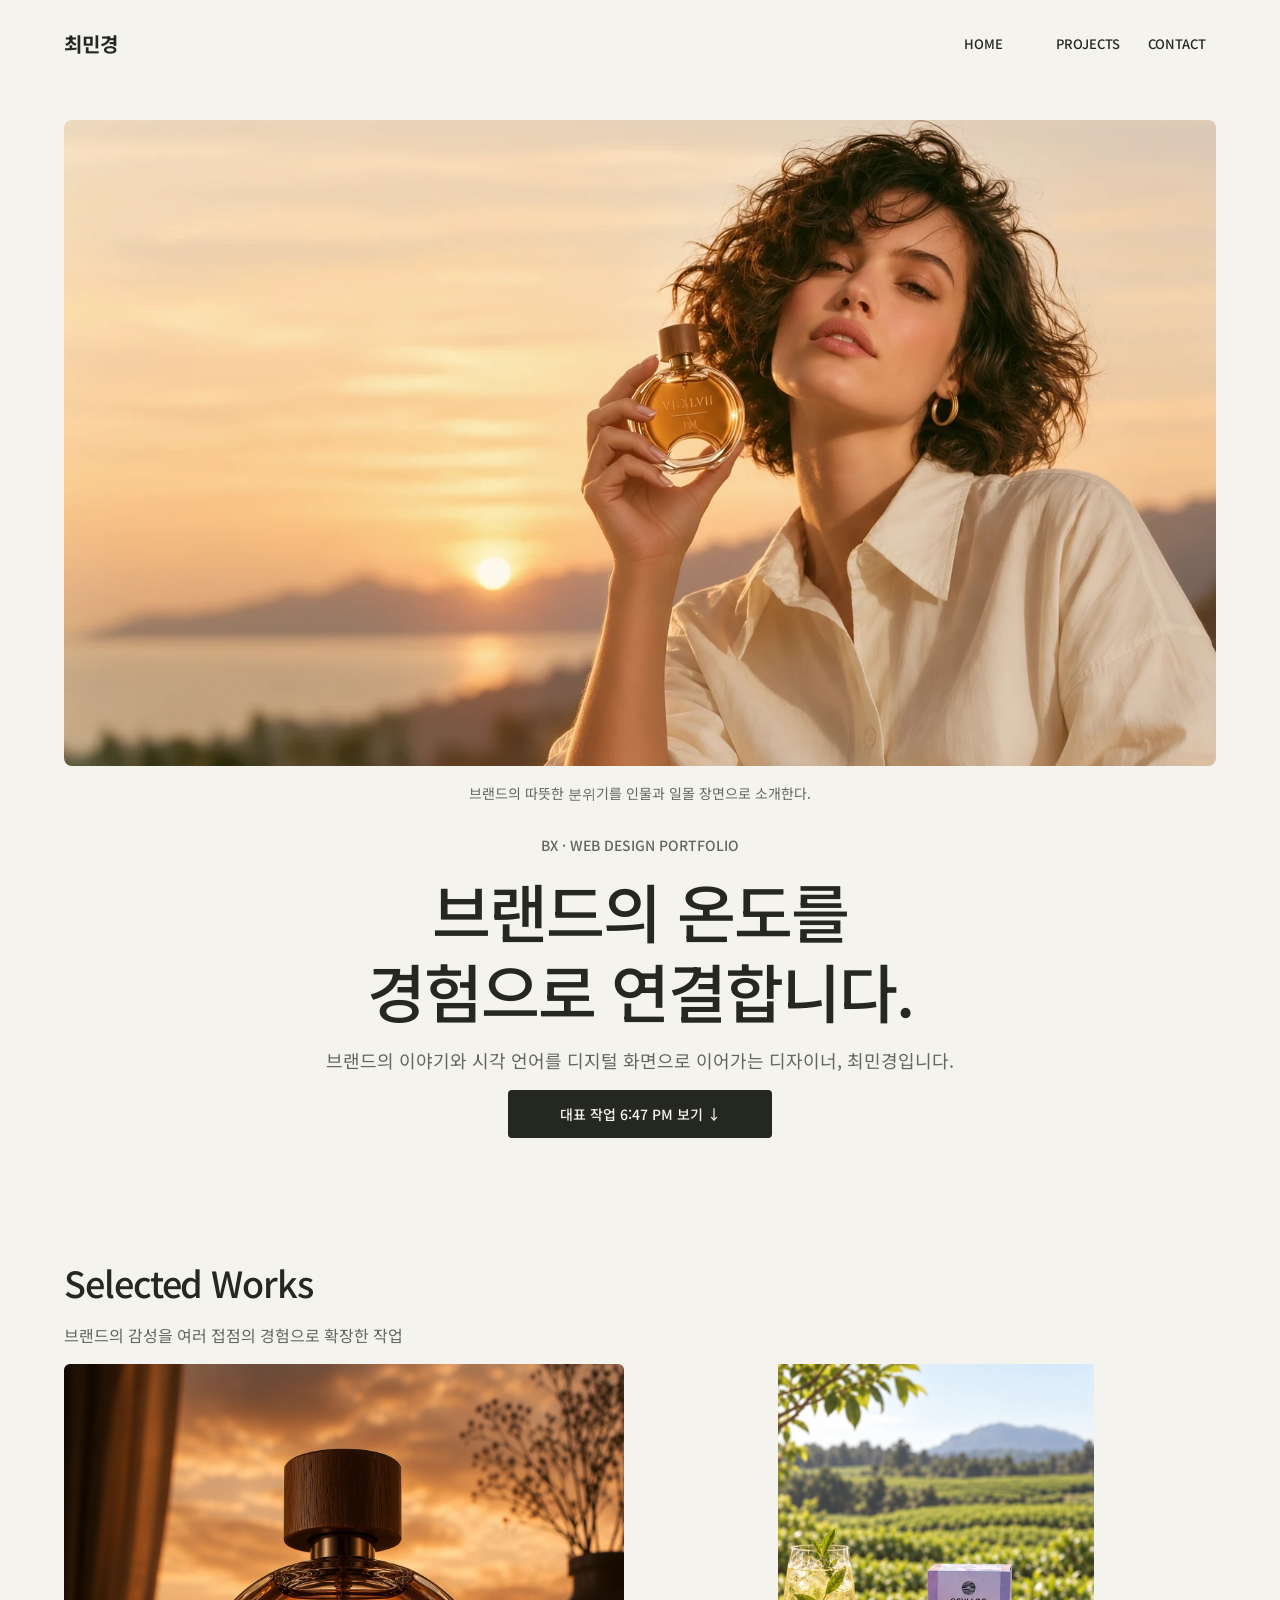
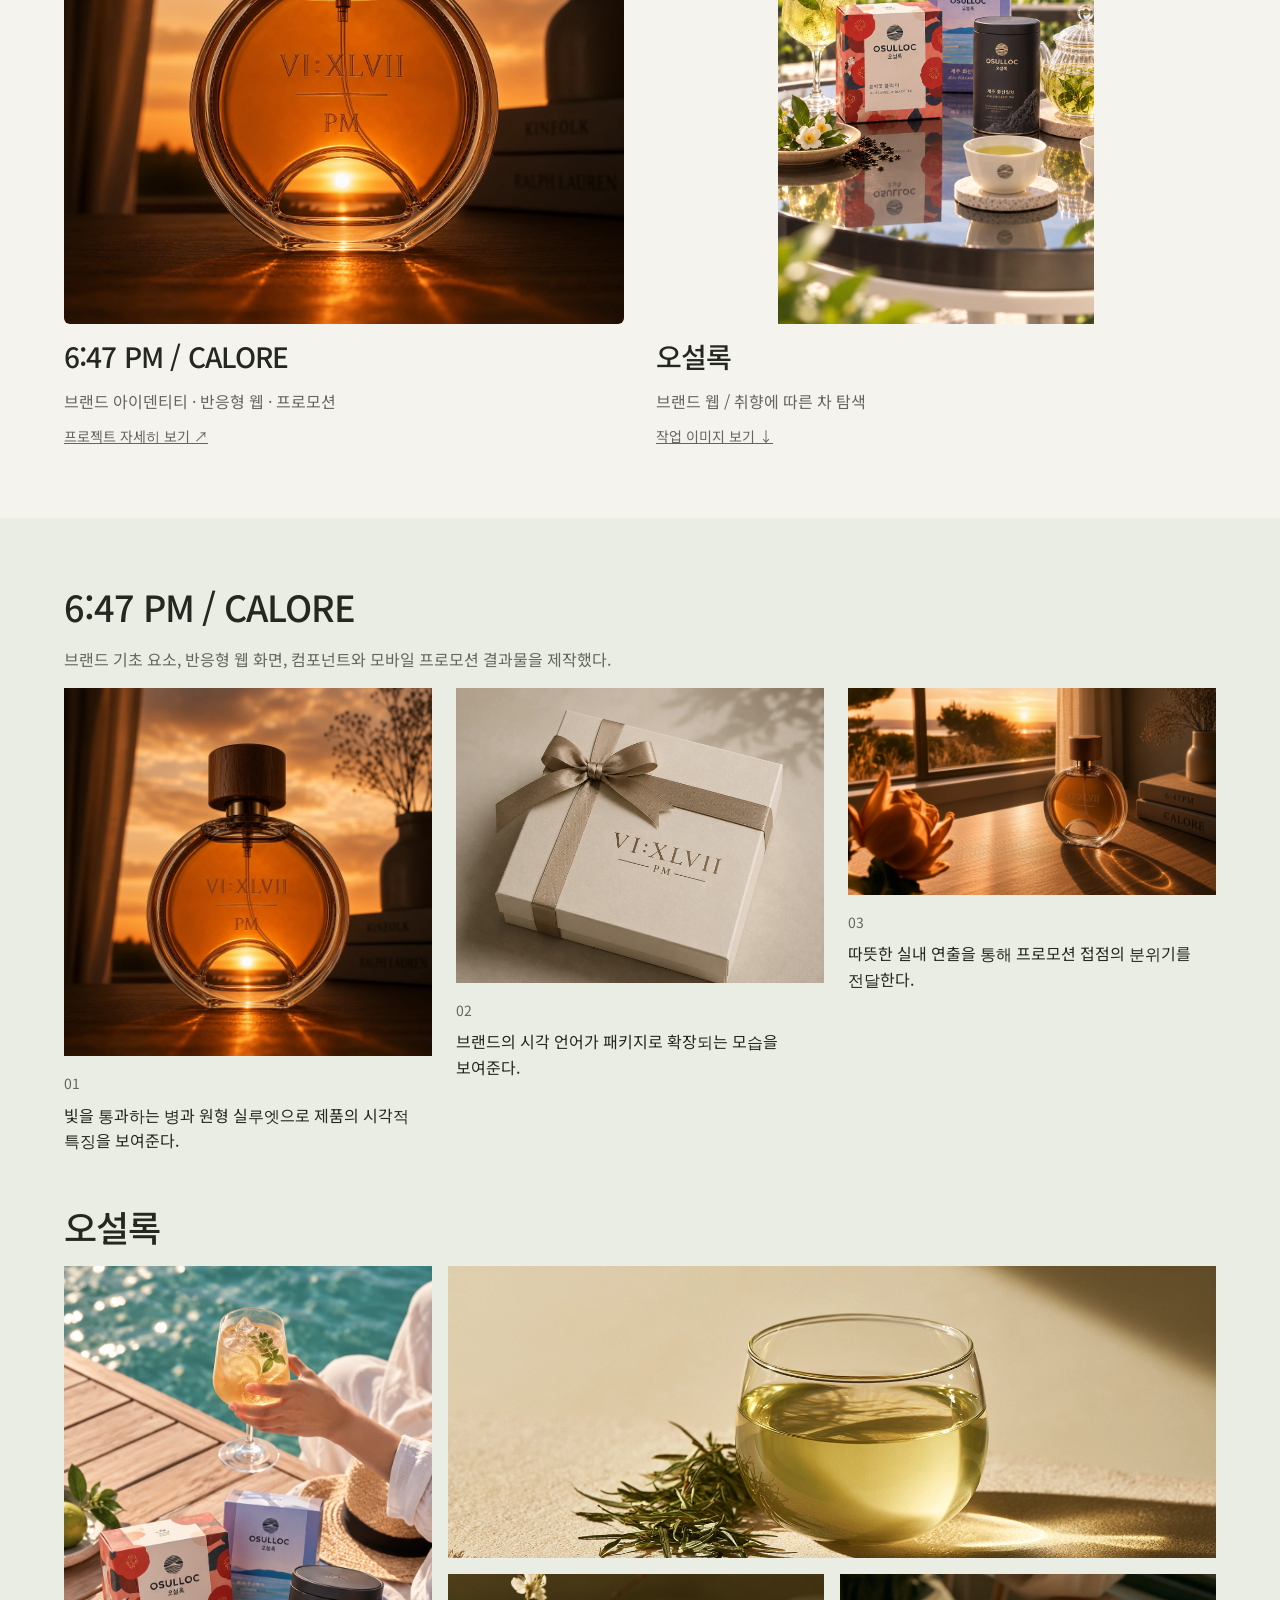
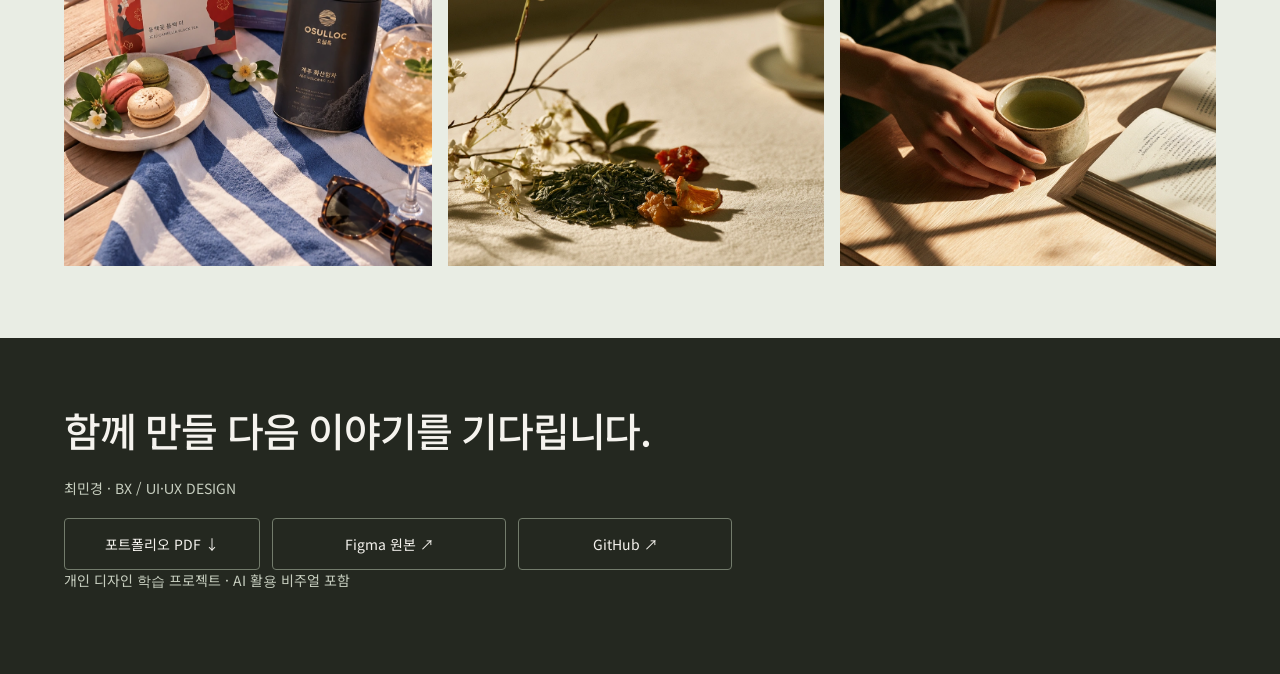
<file: index.html>
<!doctype html>
<html lang="ko">
<head>
  <meta charset="utf-8">
  <meta name="viewport" content="width=device-width, initial-scale=1">
  <meta name="color-scheme" content="light">
  <meta name="description" content="최민경의 BX · WEB 디자인 포트폴리오. 6:47 PM / CALORE와 오설록 작업을 소개한다.">
  <meta property="og:type" content="website">
  <meta property="og:title" content="최민경 | BX · WEB DESIGN PORTFOLIO">
  <meta property="og:description" content="6:47 PM / CALORE와 오설록 작업을 담은 최민경의 BX·웹 디자인 포트폴리오다.">
  <meta property="og:locale" content="ko_KR">
  <meta name="twitter:card" content="summary_large_image">
  <!-- og:url / og:image / canonical are added after a real deployment URL is configured. -->
  <title>최민경 | BX · WEB DESIGN PORTFOLIO</title>
  <style>
    /* DAY47: local assets, editorial refinement of the approved structure. */
    :root { --ink:#161616; --white:#fff; --panel:#e8e8e8; --muted:#595959; --line:#cbcbcb; --surface:#f7f7f7; --space-xs:8px; --space-sm:16px; --space-md:24px; --space-lg:32px; --space-xl:48px; --space-2xl:64px; }
    * { box-sizing: border-box; }
    html { scroll-behavior: smooth; }
    body { margin: 0; color: var(--ink); background: var(--white); font-family: 'Noto Sans KR', 'Noto Sans CJK KR', sans-serif; font-weight:400; line-height:1.5; word-break:keep-all; overflow-wrap:break-word; }
    a { color:inherit; }
    button, a { -webkit-tap-highlight-color:transparent; }
    button { font:inherit; }
    :focus-visible { outline:3px solid #7b7b7b; outline-offset:4px; }
    .wrap { width:min(100%,1280px); margin-inline:auto; }
    .site-header { background:var(--white); border-bottom:1px solid #ededed; }
    .nav { padding:26px 64px; min-height:96px; display:flex; justify-content:space-between; align-items:center; gap:24px; }
    .brand { font-size:22px; line-height:1.4; font-weight:700; text-decoration:none; white-space:nowrap; }
    .nav-links { display:flex; gap:56px; align-items:center; }
    .nav-links a { font-size:18px; text-decoration:none; white-space:nowrap; }
    .nav-links a:hover { text-decoration:underline; text-underline-offset:8px; }
    .menu-toggle { display:none; border:1px solid var(--line); background:#fff; border-radius:3px; padding:8px 12px; cursor:pointer; }
    .hero { background:var(--ink); color:var(--white); padding:64px; }
    .hero-inner { display:flex; flex-direction:column; align-items:stretch; gap:24px; }
    .eyebrow { font-size:14px; line-height:1.5; font-weight:400; letter-spacing:0.05em; margin:0; }
    .hero .eyebrow { text-align:center; color:var(--panel); }
    .hero h1 { margin:0; font-size:64px; font-weight:500; line-height:1.45; text-align:center; letter-spacing:-0.035em; }
    .hero .lead { margin:0; font-size:18px; text-align:center; line-height:1.5; }
    .hero-action { display:flex; min-height:58px; align-items:center; justify-content:center; width:100%; padding:16px; border:0; color:var(--ink); background:var(--panel); font-size:18px; opacity:.72; cursor:not-allowed; }
    .placeholder { width:100%; display:flex; justify-content:center; align-items:center; background:var(--panel); color:var(--muted); text-align:center; font-size:18px; padding:24px; font-weight:400; }
    .hero-visual { aspect-ratio: 16 / 9; height:auto; }
    .section { padding:64px; }
    .section-heading { font-size:28px; line-height:1.45; font-weight:700; margin:0 0 24px; }
    .section-description { font-size:18px; line-height:1.5; margin:0 0 24px; }
    .project-grid { display:grid; grid-template-columns:repeat(2,minmax(0,1fr)); gap:32px; }
    .project-card { min-width:0; display:flex; flex-direction:column; gap:16px; }
    .project-thumb { height:310px; }
    .project-card h3 { margin:0; font-size:28px; font-weight:700; line-height:1.45; }
    .project-card p { margin:0; font-size:18px; }
    .card-status { color:var(--muted); font-size:18px; display:block; }
    .gallery-section { border-top:1px solid #ececec; }
    .gallery-hero { aspect-ratio: 16 / 9; height:auto; margin-bottom:24px; }
    .gallery-grid { display:grid; grid-template-columns:repeat(3,minmax(0,1fr)); gap:24px; }
    .gallery-item { height:240px; }
    .site-footer { background:var(--ink); color:var(--white); padding:64px; }
    .site-footer .section-heading { margin-bottom:24px; }
    .contact-address { margin:0 0 20px; font-size:18px; overflow-wrap:anywhere; }
    .contact-address a { text-underline-offset:4px; }
    .asset-frame { background:#e8e8e8; overflow:hidden; }
    .asset-frame img { width:100%; height:100%; display:block; object-fit:contain; }
    .asset-frame.hero-visual { background:#161616; }
    .asset-frame.has-error { background:#e8e8e8; }
    .asset-frame.has-error::after { content:'이미지 파일 확인 필요'; font-size:14px; color:#595959; display:block; text-align:center; padding:12px; }
    .asset-frame.has-error img { display:none; }
    .contact-caption { color:var(--panel); margin:0 0 24px; font-size:14px; }
    .cta-grid { display:flex; flex-wrap:wrap; gap:16px; align-items:center; }
    .cta-grid button, .cta-grid .contact-link { display:inline-flex; justify-content:center; align-items:center; color:var(--white); background:transparent; border:1px solid #a6a6a6; padding:15px 20px; min-height:58px; font-size:18px; text-align:center; text-decoration:none; }
    .cta-grid .contact-link:hover { background:var(--white); color:var(--ink); border-color:var(--white); }
    .cta-grid button { opacity:.50; cursor:not-allowed; }
    .cta-grid button[disabled] { color:var(--white); }
    .sr-only { position:absolute; width:1px; height:1px; padding:0; margin:-1px; overflow:hidden; clip:rect(0,0,0,0); white-space:nowrap; border:0; }
    @media (max-width:768px) {
      .nav { min-height:72px; padding:16px 20px; align-items:flex-start; }
      .brand { font-size:20px; padding-top:6px; }
      .menu-toggle { display:block; }
      .nav-links { display:none; position:absolute; z-index:5; top:72px; left:0; right:0; flex-direction:column; align-items:stretch; gap:0; background:var(--white); border-top:1px solid #eee; border-bottom:1px solid var(--line); padding:12px 20px 20px; }
      .nav-links.open { display:flex; }
      .nav-links a { padding:12px 4px; font-size:16px; }
      .hero { padding:48px 20px; }
      .hero-inner { gap:24px; }
      .hero h1 { font-size:40px; line-height:1.35; letter-spacing:-0.04em; }
      .hero .lead { font-size:16px; }
      .hero-action { font-size:16px; }
      .hero-visual { height:auto; aspect-ratio:16/9; }
      .section { padding:56px 20px; }
      .section-heading { font-size:28px; margin-bottom:24px; }
      .section-description { font-size:16px; }
      .project-grid, .gallery-grid { grid-template-columns:minmax(0,1fr); gap:32px; }
      .project-thumb { height:230px; }
      .project-card h3 { font-size:24px; }
      .project-card p,.card-status { font-size:16px; }
      .gallery-hero { height:auto; aspect-ratio:16/9; }
      .gallery-item { height:215px; }
      .site-footer { padding:56px 20px; }
      .cta-grid { flex-direction:column; align-items:stretch; }
      .cta-grid button, .cta-grid .contact-link { width:100%; font-size:16px; }
      .contact-address { font-size:16px; }
    }
    @media (prefers-reduced-motion:reduce) { html { scroll-behavior:auto; } }

    @font-face{font-family:'Noto Sans KR';font-style:normal;font-weight:400;src:url('assets/NotoSansKR-400.ttf') format('truetype');font-display:swap}
    @font-face{font-family:'Noto Sans KR';font-style:normal;font-weight:500;src:url('assets/NotoSansKR-500.ttf') format('truetype');font-display:swap}
    @font-face{font-family:'Noto Sans KR';font-style:normal;font-weight:700;src:url('assets/NotoSansKR-700.ttf') format('truetype');font-display:swap}
    :root{--ink:#242820;--white:#f5f3ee;--muted:#63675e;--line:#d7d8ce}
    body{background:var(--white)}
    .site-header{border:0;background:var(--white)}
    .nav{height:88px;min-height:88px;padding:30px 64px}
    .brand{font-size:20px;line-height:28px}
    .nav-links{gap:24px}.nav-links a{font-size:13px;font-weight:500;line-height:20px;min-width:68px}
    .hero{position:relative;background:var(--white);color:var(--ink);padding:280px 64px 56px}
    .hero-inner{gap:16px;align-items:center}
    .hero-inner> :not(.hero-visual){position:relative;z-index:2;width:100%}
    .hero .eyebrow{font-size:12px;font-weight:500;line-height:18px;letter-spacing:0;color:var(--muted)}
    .hero h1{font-size:64px;font-weight:500;line-height:80px;letter-spacing:-.03em}
    .hero .lead{font-size:18px;line-height:28px;color:var(--muted)}
    .hero .hero-action{width:264px;padding:13px 20px;min-height:48px;line-height:22px;font-size:14px;font-weight:500;border-radius:4px;background:var(--ink);color:var(--white);text-decoration:none;opacity:1;cursor:pointer}
    .hero-action:hover{background:#485140}
    .asset-frame.hero-visual{position:absolute;inset:16px 32px auto;width:calc(100% - 64px);height:480px;aspect-ratio:auto;border-radius:16px;background:var(--white)}
    .hero-visual img{object-fit:cover}
    .hero-visual::after{content:'';position:absolute;inset:0;background:linear-gradient(to bottom,rgba(245,243,238,0),rgba(245,243,238,.1) 35%,rgba(245,243,238,.96) 75%,#f5f3ee)}
    .section{padding:64px 64px 72px}
    .section-heading{font-size:36px;font-weight:500;line-height:48px;letter-spacing:-.03em;margin:0 0 16px}
    .section-description{font-size:16px;line-height:26px;color:var(--muted);margin:0 0 16px}
    .project-card{gap:12px}.project-thumb{height:480px;border-radius:6px}
    .project-thumb img{object-fit:cover}
    .project-card h3 a{text-decoration:none}.project-card h3 a:hover{text-decoration:underline}.project-card h3{font-size:28px;line-height:40px;font-weight:500;letter-spacing:-.03em}
    .project-card p{font-size:16px;line-height:26px;color:var(--muted)}
    .card-status{font-size:12px;line-height:20px;color:var(--muted)}
    .gallery-section{background:#e9ede4;border:0}
    .gallery-hero{height:480px;aspect-ratio:auto;margin-bottom:16px}.gallery-hero img,.gallery-item img{object-fit:cover}
    .gallery-grid{gap:24px}.gallery-item{height:240px}
    .osulloc-visuals{margin-top:16px;padding-top:32px}
    .osulloc-visuals h2{margin:0 0 16px;font-size:36px;font-weight:500;letter-spacing:-.03em;line-height:48px}
    .tea-grid{display:grid;grid-template-columns:368px minmax(0,1fr);gap:16px}
    .tea-pool{height:600px}.tea-details{display:grid;grid-template-rows:292px 292px;gap:16px;min-width:0}
    .tea-small-grid{display:grid;grid-template-columns:repeat(2,minmax(0,1fr));gap:16px}.tea-grid img{object-fit:cover}
    .tea-glass,.tea-small-grid>.asset-frame{height:292px}
    .site-footer{background:var(--ink);padding:64px}.site-footer .section-heading{font-size:40px;line-height:56px;margin-bottom:20px}
    .contact-caption{font-size:12px;line-height:20px;color:#c7cebf;margin:0 0 20px}
    .contact-address{font-size:22px;line-height:34px;margin:0 0 20px}.contact-address a{text-decoration:none}
    .cta-grid{gap:12px}.cta-grid .contact-link,.cta-grid button{font-size:14px;line-height:22px;min-height:50px;padding:14px 16px;border-color:#737c6c;border-radius:4px}
    .cta-grid .contact-link:nth-child(1){width:196px}.cta-grid .contact-link:nth-child(2){width:234px}.cta-grid .contact-link:nth-child(3){width:214px}.cta-grid button{width:196px;opacity:.4}
    @media(max-width:1000px) and (min-width:769px){.hero h1{font-size:54px}.tea-grid{grid-template-columns:32% minmax(0,1fr)}.cta-grid{flex-wrap:wrap}}
    @media(max-width:768px){
      .nav{height:72px;min-height:72px;padding:16px 20px;align-items:center}.brand{padding:0;font-size:20px}.menu-toggle{height:40px;background:#f5f3ee;border-color:var(--line);font-size:13px;border-radius:4px}
      .nav-links a{font-size:14px;min-height:44px}.nav-links{background:var(--white)}
      .hero{padding:200px 20px 40px}.hero-inner{gap:16px}.hero h1{font-size:34px;line-height:46px;letter-spacing:-.03em}.hero .lead{font-size:16px;line-height:26px}.hero .hero-action{width:240px}
      .asset-frame.hero-visual{inset:16px 20px auto;width:calc(100% - 40px);height:260px;border-radius:8px}
      .section{padding:48px 20px 56px}.section-heading{font-size:28px;line-height:40px;margin-bottom:16px}.section-description{font-size:16px;line-height:26px;margin-bottom:16px}
      .project-grid{gap:36px}.project-thumb{height:300px}.project-card h3{font-size:24px;line-height:34px}.project-card p{font-size:14px;line-height:24px}.card-status{font-size:12px;line-height:20px}
      .gallery-section .section-description{font-size:14px;line-height:24px}.gallery-hero{height:220px;aspect-ratio:auto}.gallery-grid{gap:16px}.gallery-item{height:220px}
      .osulloc-visuals h2{font-size:28px;line-height:40px}.tea-grid,.tea-details,.tea-small-grid{display:flex;flex-direction:column;gap:16px}.tea-pool{height:440px}.tea-glass,.tea-small-grid>.asset-frame{height:220px}
      .site-footer{padding:48px 20px}.site-footer .section-heading{font-size:28px;line-height:40px;margin-bottom:20px}.contact-address{font-size:16px;line-height:26px}.contact-caption{font-size:12px;line-height:20px}
      .cta-grid .contact-link:nth-child(n),.cta-grid button{width:100%;font-size:14px}
    }
    @media(max-width:360px){.hero h1{font-size:30px}}


/* DAY48 */
.hero{padding:32px 64px 56px}
.asset-frame.hero-visual{position:relative;inset:auto;width:100%;height:auto;aspect-ratio:auto;order:-2;border-radius:8px}
.hero-visual img{height:auto;object-fit:contain}.hero-visual::after{display:none}
.hero-caption{order:-1;margin:0 0 16px;font-size:14px;line-height:1.6;color:var(--muted);text-align:center}
.draft-mark{font-size:14px;color:#555c50;white-space:nowrap}
.hero .eyebrow,.card-status,.contact-caption{font-size:14px}
.gallery-grid{grid-template-columns:repeat(3,minmax(0,1fr));gap:24px;align-items:start}
.gallery-card{margin:0;min-width:0}.gallery-item{height:auto;aspect-ratio:auto;background:transparent}
.gallery-item img{height:auto;object-fit:contain}
figcaption{margin-top:16px;font-size:16px;line-height:1.6;color:var(--ink)}
.caption-number{display:block;font-size:14px;color:var(--muted);margin-bottom:8px}
.project-thumb{height:auto;aspect-ratio:1/1;background:transparent}.project-thumb img{object-fit:contain}
@media(max-width:768px){.hero{padding:16px 20px 40px}.asset-frame.hero-visual{inset:auto;width:100%;height:auto;border-radius:6px}.hero h1{font-size:34px}.gallery-grid{grid-template-columns:minmax(0,1fr);gap:32px}.gallery-item{height:auto}.hero-caption{font-size:14px}.project-card p,.gallery-section .section-description{font-size:16px}}
  </style>
<link rel="stylesheet" href="motion.css">
<script src="motion.js" defer></script>
</head>
<body id="top">
  <header class="site-header" aria-label="사이트 헤더">
    <nav class="wrap nav" aria-label="주 내비게이션">
      <a class="brand" href="#top">최민경</a>
      <button class="menu-toggle" type="button" aria-controls="site-menu" aria-expanded="false">메뉴</button>
      <div class="nav-links" id="site-menu">
        <a href="#top">HOME</a>
        <a href="#projects">PROJECTS</a>
        <a href="#contact">CONTACT</a>
      </div>
    </nav>
  </header>
  <main class="wrap">
    <section class="hero" id="hero" aria-labelledby="hero-title">
      <div class="hero-inner">
        <p class="eyebrow">BX · WEB DESIGN PORTFOLIO</p>
        <h1 id="hero-title">브랜드의 온도를<br>경험으로 연결합니다.</h1>
        <p class="lead">브랜드의 이야기와 시각 언어를 디지털 화면으로 이어가는 디자이너, 최민경입니다.</p>
        <a class="hero-action" href="case-647.html">대표 작업 6:47 PM 보기 ↓</a>
        <div class="asset-frame hero-visual" role="group" aria-label="대표 비주얼" data-figma-node="6664:174"><img src="images/calore-hero-model.webp" alt="일몰의 바다를 배경으로 둥근 향수병을 얼굴 옆에 든 흰 셔츠 차림의 모델" loading="eager" decoding="async" width="1600" height="897"></div>
        <p class="hero-caption">브랜드의 따뜻한 분위기를 인물과 일몰 장면으로 소개한다.</p>
      </div>
    </section>
    <section class="section" id="projects" aria-labelledby="projects-title">
      <h2 class="section-heading" id="projects-title">Selected Works</h2>
      <p class="section-description">브랜드의 감성을 여러 접점의 경험으로 확장한 작업</p>
      <div class="project-grid">
        <article class="project-card">
          <div class="asset-frame project-thumb" role="group" aria-label="6:47 PM 썸네일" data-figma-node="6664:130"><img src="images/calore-detail-sunset.webp" alt="따뜻한 일몰빛 속 6:47 PM 향수 제품 사진" loading="eager" decoding="async" width="1600" height="1600"></div>
          <h3><a href="case-647.html">6:47 PM / CALORE</a></h3>
          <p>브랜드 아이덴티티 · 반응형 웹 · 프로모션</p>
          <a class="card-status" href="case-647.html">프로젝트 자세히 보기 ↗</a>
        </article>
        <article class="project-card">
          <div class="asset-frame project-thumb"><img src="assets/osulloc_1.webp" alt="제주 녹차밭을 배경으로 연출한 오설록 차 제품" loading="eager" decoding="async" width="941" height="1672"></div>
          <h3>오설록</h3>
          <p>브랜드 웹 / 취향에 따른 차 탐색</p>
          <a class="card-status" href="#osulloc">작업 이미지 보기 ↓</a>
        </article>
      </div>
    </section>
    <section class="section gallery-section" id="gallery" aria-labelledby="gallery-title">
      <h2 class="section-heading" id="gallery-title">6:47 PM / CALORE</h2>
      <p class="section-description">브랜드 기초 요소, 반응형 웹 화면, 컴포넌트와 모바일 프로모션 결과물을 제작했다.</p>
<div class="gallery-grid" aria-label="6:47 PM 갤러리 이미지 3개">
<figure class="gallery-card"><div class="asset-frame gallery-item" data-figma-node="6664:130"><img src="images/calore-detail-sunset.webp" alt="일몰빛이 들어오는 창가의 나무 바닥 위에 놓인 둥근 앰버색 향수병" loading="eager" decoding="async" width="1600" height="1600"></div><figcaption><span class="caption-number">01</span> 빛을 통과하는 병과 원형 실루엣으로 제품의 시각적 특징을 보여준다.</figcaption></figure>
<figure class="gallery-card"><div class="asset-frame gallery-item" data-figma-node="6664:164"><img src="images/calore-package-ribbon.webp" alt="로마 숫자 워드마크가 인쇄된 아이보리 상자를 베이지색 리본으로 묶은 패키지" loading="eager" decoding="async" width="1402" height="1122"></div><figcaption><span class="caption-number">02</span> 브랜드의 시각 언어가 패키지로 확장되는 모습을 보여준다.</figcaption></figure>
<figure class="gallery-card"><div class="asset-frame gallery-item" data-figma-node="6664:162"><img src="images/calore-promotion-window.webp" alt="일몰빛이 들어오는 창가의 나무 테이블 위 향수병과 과일, 책" loading="eager" decoding="async" width="1600" height="897"></div><figcaption><span class="caption-number">03</span> 따뜻한 실내 연출을 통해 프로모션 접점의 분위기를 전달한다.</figcaption></figure>
</div>

      <div class="osulloc-visuals" id="osulloc">
        <h2>오설록</h2>
        <div class="tea-grid">
          <div class="asset-frame tea-pool"><img src="assets/osulloc_2.webp" alt="수영장 옆 오설록 제품과 차 음료" loading="eager" decoding="async" width="941" height="1672"></div>
          <div class="tea-details">
            <div class="asset-frame tea-glass"><img src="assets/osulloc_3.webp" alt="유리잔에 담긴 차와 찻잎" loading="eager" decoding="async" width="1456" height="816"></div>
            <div class="tea-small-grid">
              <div class="asset-frame"><img src="assets/osulloc_4.webp" alt="차 원료와 꽃을 연출한 정물" loading="eager" decoding="async" width="1456" height="816"></div>
              <div class="asset-frame"><img src="assets/osulloc_5.webp" alt="책과 찻잔을 함께 놓은 차 생활 장면" loading="eager" decoding="async" width="1456" height="816"></div>
            </div>
          </div>
        </div>
      </div>
    </section>
  </main>
  <footer class="wrap site-footer" id="contact">
    <h2 class="section-heading">함께 만들 다음 이야기를 기다립니다.</h2>
    <p class="contact-caption">최민경 · BX / UI·UX DESIGN</p>
    <div class="cta-grid">
      <a class="contact-link" href="choi-minkyung-portfolio.pdf">포트폴리오 PDF ↓</a>
      <a class="contact-link" href="https://www.figma.com/design/jMbsqbC2e61mOu7mpYGpf0/?node-id=6635-7" target="_blank" rel="noopener">Figma 원본 ↗</a>
      <a class="contact-link" href="https://github.com/choi669/choi-min-kyung-portfolio-site" target="_blank" rel="noopener">GitHub ↗</a>
    </div>
    <p class="contact-caption">개인 디자인 학습 프로젝트 · AI 활용 비주얼 포함</p>
  </footer>
  <script>
    // This is the only interactive control needed for this single-page DAY47 build.
    const toggle = document.querySelector('.menu-toggle');
    const links = document.querySelector('.nav-links');
    toggle.addEventListener('click', () => {
      const isOpen = links.classList.toggle('open');
      toggle.setAttribute('aria-expanded', String(isOpen));
    });
    links.addEventListener('click', event => {
      if (event.target.closest('a')) {
        links.classList.remove('open');
        toggle.setAttribute('aria-expanded', 'false');
      }
    });
  </script>
<dialog class="preparing-dialog" aria-labelledby="preparing-title" aria-describedby="preparing-description"><p class="dialog-eyebrow">COMING SOON</p><h2 id="preparing-title">아직 준비 중입니다.</h2><p id="preparing-description">더 좋은 모습으로 찾아뵙겠습니다.<br>조금만 기다려 주세요.</p><button type="button" data-close-dialog autofocus>확인</button></dialog>
</body>
</html>
</file>
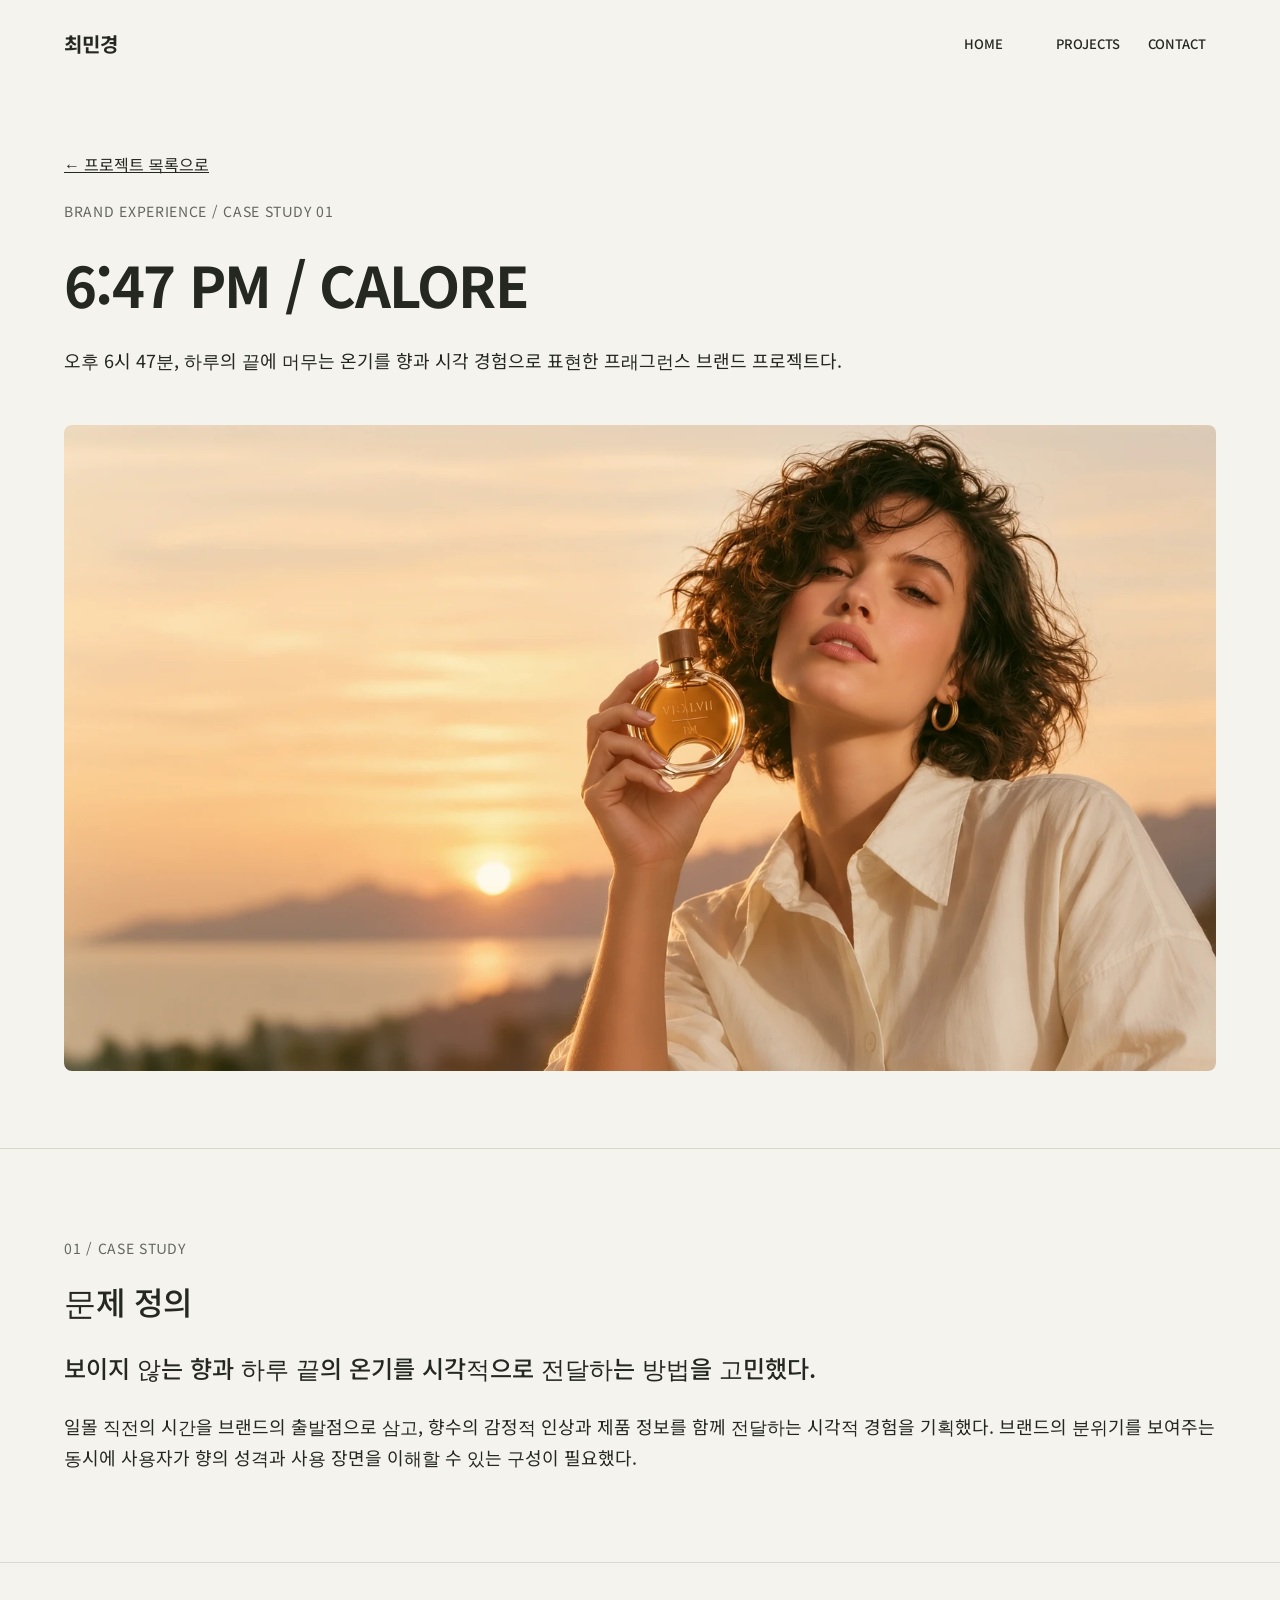
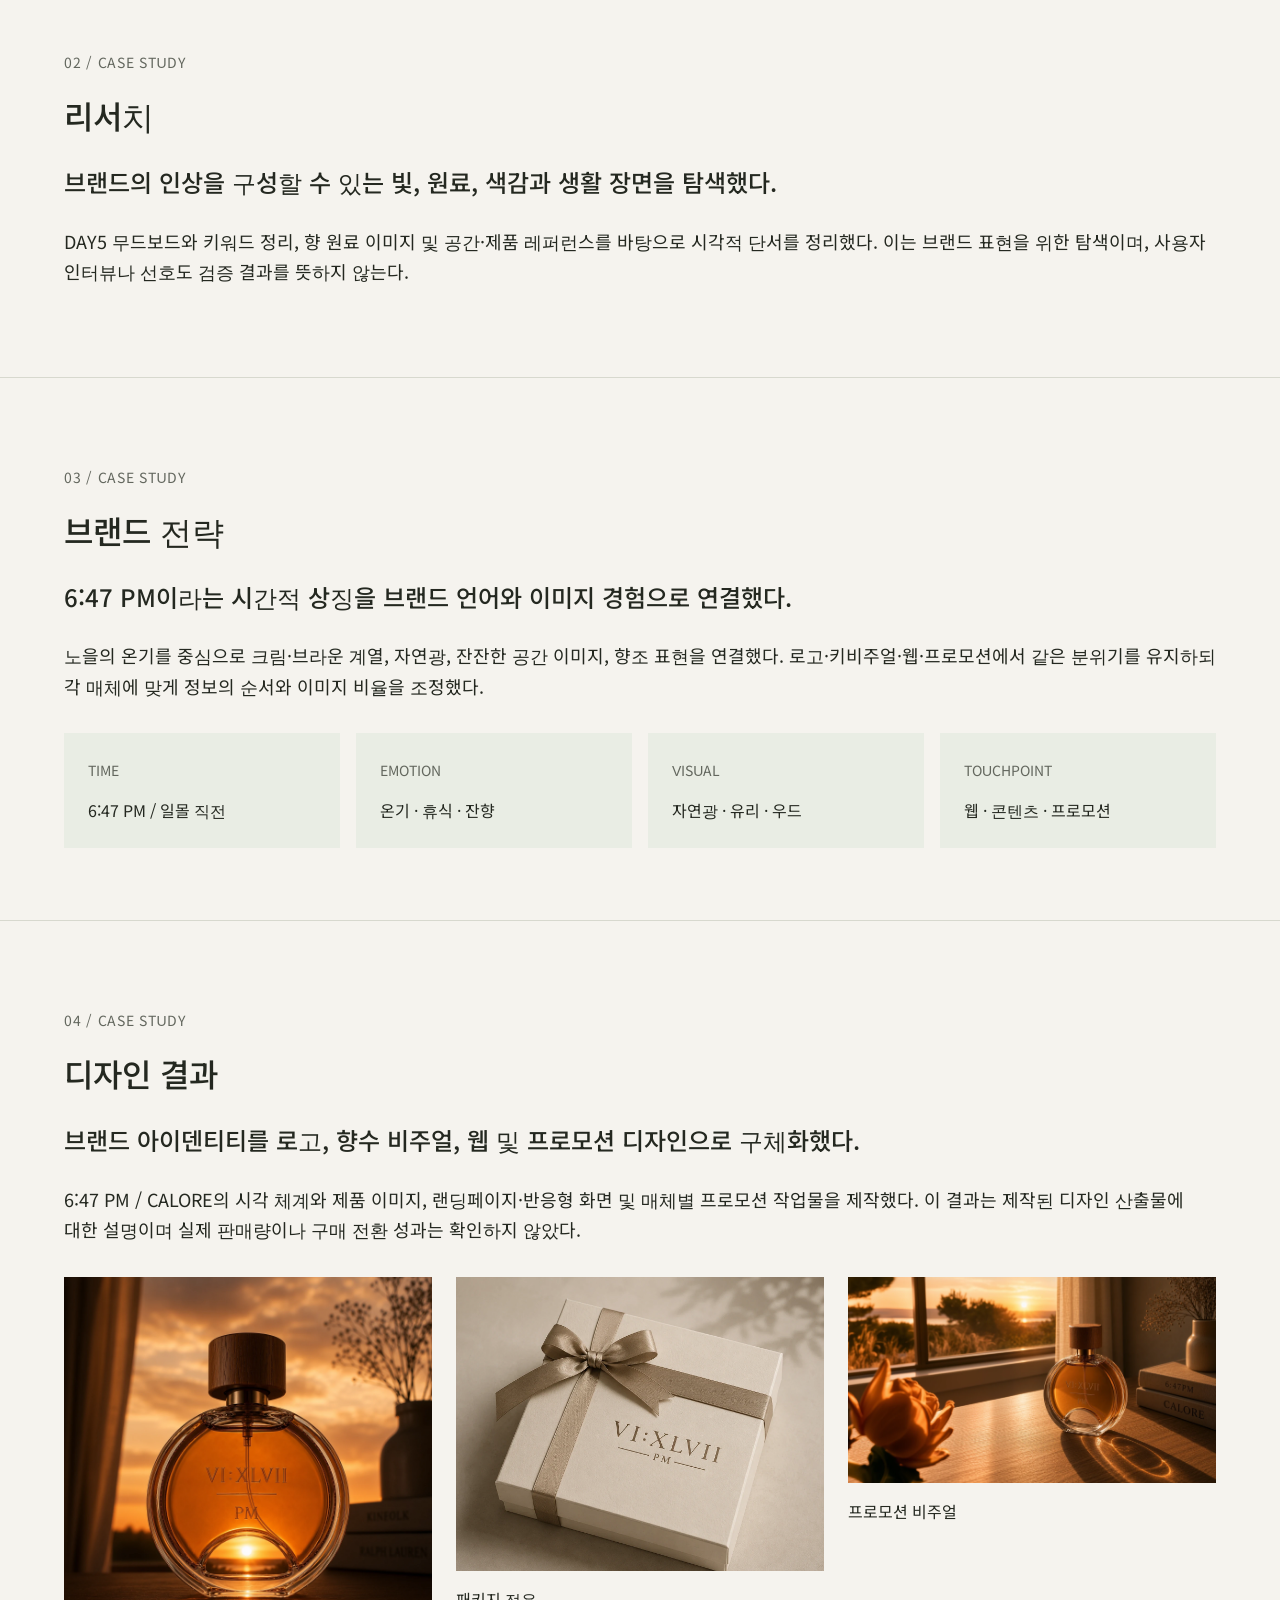
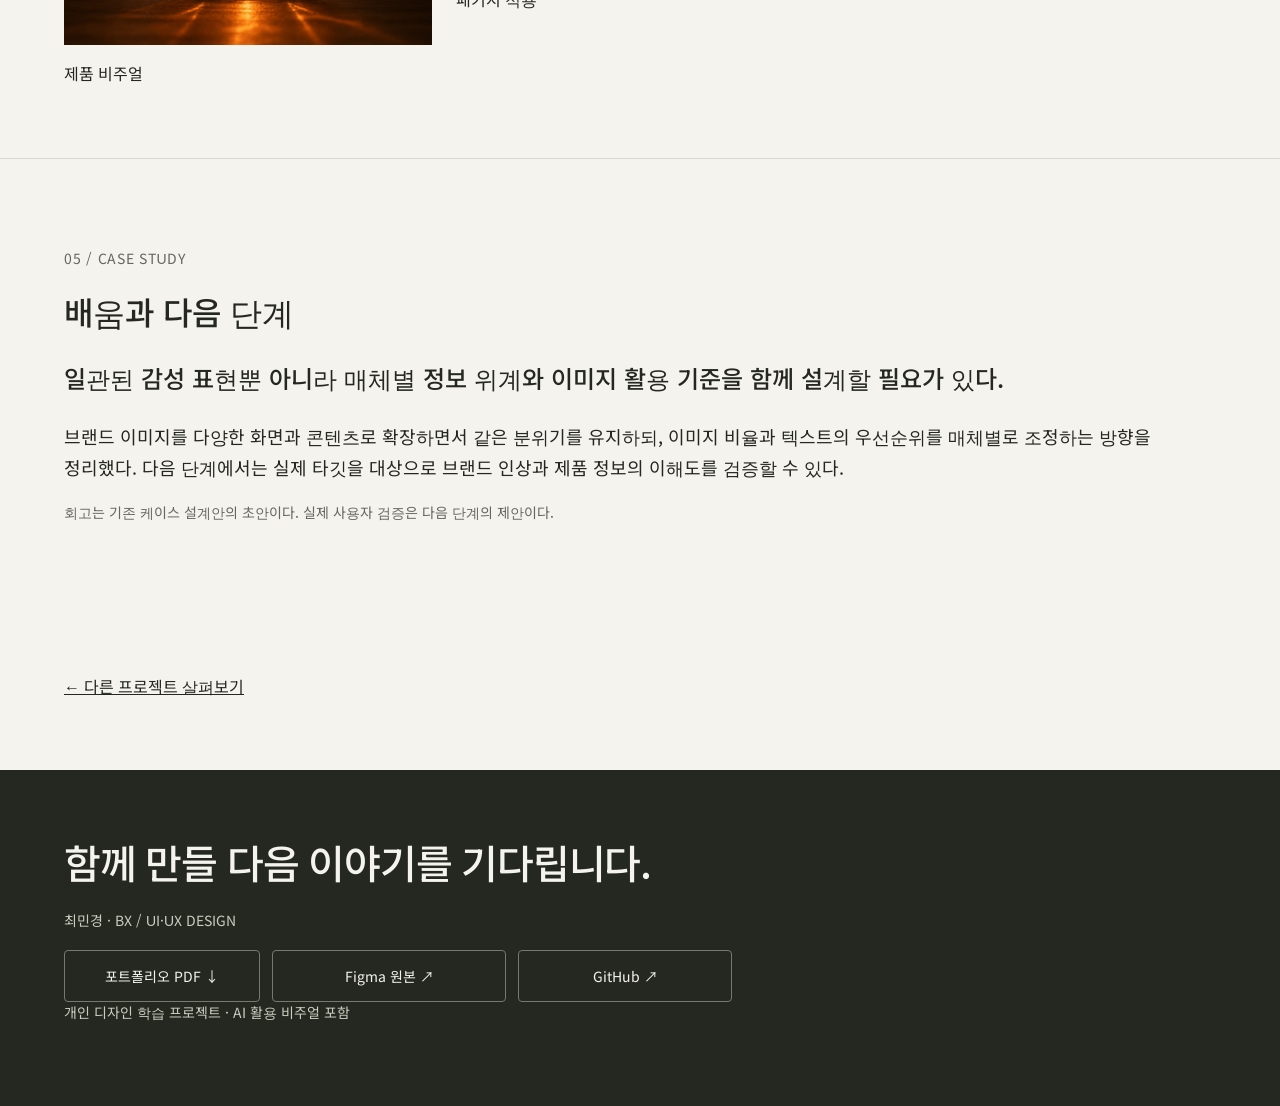
<file: case-647.html>
<!doctype html><html lang="ko"><head><meta charset="utf-8"><meta name="viewport" content="width=device-width, initial-scale=1"><title>6:47 PM / CALORE | 최민경</title><meta name="description" content="일몰 직전의 온기를 브랜드 비주얼로 연결한 6:47 PM / CALORE 사례"><style>
    /* DAY47: local assets, editorial refinement of the approved structure. */
    :root { --ink:#161616; --white:#fff; --panel:#e8e8e8; --muted:#595959; --line:#cbcbcb; --surface:#f7f7f7; --space-xs:8px; --space-sm:16px; --space-md:24px; --space-lg:32px; --space-xl:48px; --space-2xl:64px; }
    * { box-sizing: border-box; }
    html { scroll-behavior: smooth; }
    body { margin: 0; color: var(--ink); background: var(--white); font-family: 'Noto Sans KR', 'Noto Sans CJK KR', sans-serif; font-weight:400; line-height:1.5; word-break:keep-all; overflow-wrap:break-word; }
    a { color:inherit; }
    button, a { -webkit-tap-highlight-color:transparent; }
    button { font:inherit; }
    :focus-visible { outline:3px solid #7b7b7b; outline-offset:4px; }
    .wrap { width:min(100%,1280px); margin-inline:auto; }
    .site-header { background:var(--white); border-bottom:1px solid #ededed; }
    .nav { padding:26px 64px; min-height:96px; display:flex; justify-content:space-between; align-items:center; gap:24px; }
    .brand { font-size:22px; line-height:1.4; font-weight:700; text-decoration:none; white-space:nowrap; }
    .nav-links { display:flex; gap:56px; align-items:center; }
    .nav-links a { font-size:18px; text-decoration:none; white-space:nowrap; }
    .nav-links a:hover { text-decoration:underline; text-underline-offset:8px; }
    .menu-toggle { display:none; border:1px solid var(--line); background:#fff; border-radius:3px; padding:8px 12px; cursor:pointer; }
    .hero { background:var(--ink); color:var(--white); padding:64px; }
    .hero-inner { display:flex; flex-direction:column; align-items:stretch; gap:24px; }
    .eyebrow { font-size:14px; line-height:1.5; font-weight:400; letter-spacing:0.05em; margin:0; }
    .hero .eyebrow { text-align:center; color:var(--panel); }
    .hero h1 { margin:0; font-size:64px; font-weight:500; line-height:1.45; text-align:center; letter-spacing:-0.035em; }
    .hero .lead { margin:0; font-size:18px; text-align:center; line-height:1.5; }
    .hero-action { display:flex; min-height:58px; align-items:center; justify-content:center; width:100%; padding:16px; border:0; color:var(--ink); background:var(--panel); font-size:18px; opacity:.72; cursor:not-allowed; }
    .placeholder { width:100%; display:flex; justify-content:center; align-items:center; background:var(--panel); color:var(--muted); text-align:center; font-size:18px; padding:24px; font-weight:400; }
    .hero-visual { aspect-ratio: 16 / 9; height:auto; }
    .section { padding:64px; }
    .section-heading { font-size:28px; line-height:1.45; font-weight:700; margin:0 0 24px; }
    .section-description { font-size:18px; line-height:1.5; margin:0 0 24px; }
    .project-grid { display:grid; grid-template-columns:repeat(2,minmax(0,1fr)); gap:32px; }
    .project-card { min-width:0; display:flex; flex-direction:column; gap:16px; }
    .project-thumb { height:310px; }
    .project-card h3 { margin:0; font-size:28px; font-weight:700; line-height:1.45; }
    .project-card p { margin:0; font-size:18px; }
    .card-status { color:var(--muted); font-size:18px; display:block; }
    .gallery-section { border-top:1px solid #ececec; }
    .gallery-hero { aspect-ratio: 16 / 9; height:auto; margin-bottom:24px; }
    .gallery-grid { display:grid; grid-template-columns:repeat(3,minmax(0,1fr)); gap:24px; }
    .gallery-item { height:240px; }
    .site-footer { background:var(--ink); color:var(--white); padding:64px; }
    .site-footer .section-heading { margin-bottom:24px; }
    .contact-address { margin:0 0 20px; font-size:18px; overflow-wrap:anywhere; }
    .contact-address a { text-underline-offset:4px; }
    .asset-frame { background:#e8e8e8; overflow:hidden; }
    .asset-frame img { width:100%; height:100%; display:block; object-fit:contain; }
    .asset-frame.hero-visual { background:#161616; }
    .asset-frame.has-error { background:#e8e8e8; }
    .asset-frame.has-error::after { content:'이미지 파일 확인 필요'; font-size:14px; color:#595959; display:block; text-align:center; padding:12px; }
    .asset-frame.has-error img { display:none; }
    .contact-caption { color:var(--panel); margin:0 0 24px; font-size:14px; }
    .cta-grid { display:flex; flex-wrap:wrap; gap:16px; align-items:center; }
    .cta-grid button, .cta-grid .contact-link { display:inline-flex; justify-content:center; align-items:center; color:var(--white); background:transparent; border:1px solid #a6a6a6; padding:15px 20px; min-height:58px; font-size:18px; text-align:center; text-decoration:none; }
    .cta-grid .contact-link:hover { background:var(--white); color:var(--ink); border-color:var(--white); }
    .cta-grid button { opacity:.50; cursor:not-allowed; }
    .cta-grid button[disabled] { color:var(--white); }
    .sr-only { position:absolute; width:1px; height:1px; padding:0; margin:-1px; overflow:hidden; clip:rect(0,0,0,0); white-space:nowrap; border:0; }
    @media (max-width:768px) {
      .nav { min-height:72px; padding:16px 20px; align-items:flex-start; }
      .brand { font-size:20px; padding-top:6px; }
      .menu-toggle { display:block; }
      .nav-links { display:none; position:absolute; z-index:5; top:72px; left:0; right:0; flex-direction:column; align-items:stretch; gap:0; background:var(--white); border-top:1px solid #eee; border-bottom:1px solid var(--line); padding:12px 20px 20px; }
      .nav-links.open { display:flex; }
      .nav-links a { padding:12px 4px; font-size:16px; }
      .hero { padding:48px 20px; }
      .hero-inner { gap:24px; }
      .hero h1 { font-size:40px; line-height:1.35; letter-spacing:-0.04em; }
      .hero .lead { font-size:16px; }
      .hero-action { font-size:16px; }
      .hero-visual { height:auto; aspect-ratio:16/9; }
      .section { padding:56px 20px; }
      .section-heading { font-size:28px; margin-bottom:24px; }
      .section-description { font-size:16px; }
      .project-grid, .gallery-grid { grid-template-columns:minmax(0,1fr); gap:32px; }
      .project-thumb { height:230px; }
      .project-card h3 { font-size:24px; }
      .project-card p,.card-status { font-size:16px; }
      .gallery-hero { height:auto; aspect-ratio:16/9; }
      .gallery-item { height:215px; }
      .site-footer { padding:56px 20px; }
      .cta-grid { flex-direction:column; align-items:stretch; }
      .cta-grid button, .cta-grid .contact-link { width:100%; font-size:16px; }
      .contact-address { font-size:16px; }
    }
    @media (prefers-reduced-motion:reduce) { html { scroll-behavior:auto; } }

    @font-face{font-family:'Noto Sans KR';font-style:normal;font-weight:400;src:url('assets/NotoSansKR-400.ttf') format('truetype');font-display:swap}
    @font-face{font-family:'Noto Sans KR';font-style:normal;font-weight:500;src:url('assets/NotoSansKR-500.ttf') format('truetype');font-display:swap}
    @font-face{font-family:'Noto Sans KR';font-style:normal;font-weight:700;src:url('assets/NotoSansKR-700.ttf') format('truetype');font-display:swap}
    :root{--ink:#242820;--white:#f5f3ee;--muted:#63675e;--line:#d7d8ce}
    body{background:var(--white)}
    .site-header{border:0;background:var(--white)}
    .nav{height:88px;min-height:88px;padding:30px 64px}
    .brand{font-size:20px;line-height:28px}
    .nav-links{gap:24px}.nav-links a{font-size:13px;font-weight:500;line-height:20px;min-width:68px}
    .hero{position:relative;background:var(--white);color:var(--ink);padding:280px 64px 56px}
    .hero-inner{gap:16px;align-items:center}
    .hero-inner> :not(.hero-visual){position:relative;z-index:2;width:100%}
    .hero .eyebrow{font-size:12px;font-weight:500;line-height:18px;letter-spacing:0;color:var(--muted)}
    .hero h1{font-size:64px;font-weight:500;line-height:80px;letter-spacing:-.03em}
    .hero .lead{font-size:18px;line-height:28px;color:var(--muted)}
    .hero .hero-action{width:264px;padding:13px 20px;min-height:48px;line-height:22px;font-size:14px;font-weight:500;border-radius:4px;background:var(--ink);color:var(--white);text-decoration:none;opacity:1;cursor:pointer}
    .hero-action:hover{background:#485140}
    .asset-frame.hero-visual{position:absolute;inset:16px 32px auto;width:calc(100% - 64px);height:480px;aspect-ratio:auto;border-radius:16px;background:var(--white)}
    .hero-visual img{object-fit:cover}
    .hero-visual::after{content:'';position:absolute;inset:0;background:linear-gradient(to bottom,rgba(245,243,238,0),rgba(245,243,238,.1) 35%,rgba(245,243,238,.96) 75%,#f5f3ee)}
    .section{padding:64px 64px 72px}
    .section-heading{font-size:36px;font-weight:500;line-height:48px;letter-spacing:-.03em;margin:0 0 16px}
    .section-description{font-size:16px;line-height:26px;color:var(--muted);margin:0 0 16px}
    .project-card{gap:12px}.project-thumb{height:480px;border-radius:6px}
    .project-thumb img{object-fit:cover}
    .project-card h3{font-size:28px;line-height:40px;font-weight:500;letter-spacing:-.03em}
    .project-card p{font-size:16px;line-height:26px;color:var(--muted)}
    .card-status{font-size:12px;line-height:20px;color:var(--muted)}
    .gallery-section{background:#e9ede4;border:0}
    .gallery-hero{height:480px;aspect-ratio:auto;margin-bottom:16px}.gallery-hero img,.gallery-item img{object-fit:cover}
    .gallery-grid{gap:24px}.gallery-item{height:240px}
    .osulloc-visuals{margin-top:16px;padding-top:32px}
    .osulloc-visuals h2{margin:0 0 16px;font-size:36px;font-weight:500;letter-spacing:-.03em;line-height:48px}
    .tea-grid{display:grid;grid-template-columns:368px minmax(0,1fr);gap:16px}
    .tea-pool{height:600px}.tea-details{display:grid;grid-template-rows:292px 292px;gap:16px;min-width:0}
    .tea-small-grid{display:grid;grid-template-columns:repeat(2,minmax(0,1fr));gap:16px}.tea-grid img{object-fit:cover}
    .tea-glass,.tea-small-grid>.asset-frame{height:292px}
    .site-footer{background:var(--ink);padding:64px}.site-footer .section-heading{font-size:40px;line-height:56px;margin-bottom:20px}
    .contact-caption{font-size:12px;line-height:20px;color:#c7cebf;margin:0 0 20px}
    .contact-address{font-size:22px;line-height:34px;margin:0 0 20px}.contact-address a{text-decoration:none}
    .cta-grid{gap:12px}.cta-grid .contact-link,.cta-grid button{font-size:14px;line-height:22px;min-height:50px;padding:14px 16px;border-color:#737c6c;border-radius:4px}
    .cta-grid .contact-link:nth-child(1){width:196px}.cta-grid .contact-link:nth-child(2){width:234px}.cta-grid .contact-link:nth-child(3){width:214px}.cta-grid button{width:196px;opacity:.4}
    @media(max-width:1000px) and (min-width:769px){.hero h1{font-size:54px}.tea-grid{grid-template-columns:32% minmax(0,1fr)}.cta-grid{flex-wrap:wrap}}
    @media(max-width:768px){
      .nav{height:72px;min-height:72px;padding:16px 20px;align-items:center}.brand{padding:0;font-size:20px}.menu-toggle{height:40px;background:#f5f3ee;border-color:var(--line);font-size:13px;border-radius:4px}
      .nav-links a{font-size:14px;min-height:44px}.nav-links{background:var(--white)}
      .hero{padding:200px 20px 40px}.hero-inner{gap:16px}.hero h1{font-size:34px;line-height:46px;letter-spacing:-.03em}.hero .lead{font-size:16px;line-height:26px}.hero .hero-action{width:240px}
      .asset-frame.hero-visual{inset:16px 20px auto;width:calc(100% - 40px);height:260px;border-radius:8px}
      .section{padding:48px 20px 56px}.section-heading{font-size:28px;line-height:40px;margin-bottom:16px}.section-description{font-size:16px;line-height:26px;margin-bottom:16px}
      .project-grid{gap:36px}.project-thumb{height:300px}.project-card h3{font-size:24px;line-height:34px}.project-card p{font-size:14px;line-height:24px}.card-status{font-size:12px;line-height:20px}
      .gallery-section .section-description{font-size:14px;line-height:24px}.gallery-hero{height:220px;aspect-ratio:auto}.gallery-grid{gap:16px}.gallery-item{height:220px}
      .osulloc-visuals h2{font-size:28px;line-height:40px}.tea-grid,.tea-details,.tea-small-grid{display:flex;flex-direction:column;gap:16px}.tea-pool{height:440px}.tea-glass,.tea-small-grid>.asset-frame{height:220px}
      .site-footer{padding:48px 20px}.site-footer .section-heading{font-size:28px;line-height:40px;margin-bottom:20px}.contact-address{font-size:16px;line-height:26px}.contact-caption{font-size:12px;line-height:20px}
      .cta-grid .contact-link:nth-child(n),.cta-grid button{width:100%;font-size:14px}
    }
    @media(max-width:360px){.hero h1{font-size:30px}}


/* DAY48 */
.hero{padding:32px 64px 56px}
.asset-frame.hero-visual{position:relative;inset:auto;width:100%;height:auto;aspect-ratio:auto;order:-2;border-radius:8px}
.hero-visual img{height:auto;object-fit:contain}.hero-visual::after{display:none}
.hero-caption{order:-1;margin:0 0 16px;font-size:14px;line-height:1.6;color:var(--muted);text-align:center}
.draft-mark{font-size:14px;color:#555c50;white-space:nowrap}
.hero .eyebrow,.card-status,.contact-caption{font-size:14px}
.gallery-grid{grid-template-columns:repeat(3,minmax(0,1fr));gap:24px;align-items:start}
.gallery-card{margin:0;min-width:0}.gallery-item{height:auto;aspect-ratio:auto;background:transparent}
.gallery-item img{height:auto;object-fit:contain}
figcaption{margin-top:16px;font-size:16px;line-height:1.6;color:var(--ink)}
.caption-number{display:block;font-size:14px;color:var(--muted);margin-bottom:8px}
.project-thumb{height:auto;aspect-ratio:1/1;background:transparent}.project-thumb img{object-fit:contain}
@media(max-width:768px){.hero{padding:16px 20px 40px}.asset-frame.hero-visual{inset:auto;width:100%;height:auto;border-radius:6px}.hero h1{font-size:34px}.gallery-grid{grid-template-columns:minmax(0,1fr);gap:32px}.gallery-item{height:auto}.hero-caption{font-size:14px}.project-card p,.gallery-section .section-description{font-size:16px}}
  .case h1{font-size:56px;line-height:1.3;letter-spacing:-.03em;margin:24px 0}.case h2{font-size:32px;font-weight:500;margin:16px 0}.case h3{font-size:24px;font-weight:500;line-height:1.6}.case p{font-size:18px;line-height:1.7}.case .eyebrow{font-size:14px;color:var(--muted);margin-top:24px}.case-main{width:100%;height:auto;margin-top:32px;border-radius:8px}.case-section{border-top:1px solid var(--line)}.case-lead{max-width:850px}.strategy-grid{display:grid;grid-template-columns:repeat(4,1fr);gap:16px;margin-top:32px}.strategy-grid>div{padding:24px;background:#e9ede4}.strategy-grid span{font-size:14px;color:var(--muted)}.strategy-grid p{font-size:16px;margin-bottom:0}.case-results{display:grid;grid-template-columns:repeat(3,minmax(0,1fr));gap:24px;margin-top:32px}.case-results figure{margin:0}.case-results img{width:100%;height:auto;display:block}.case .note{font-size:14px;color:var(--muted)}@media(max-width:768px){.case h1{font-size:36px}.case h2{font-size:28px}.case h3{font-size:20px}.case p{font-size:16px}.strategy-grid{grid-template-columns:1fr 1fr}.case-results{grid-template-columns:1fr}}</style><link rel="stylesheet" href="motion.css">
<script src="motion.js" defer></script>
</head><body>  <header class="site-header" aria-label="사이트 헤더">
    <nav class="wrap nav" aria-label="주 내비게이션">
      <a class="brand" href="index.html#top">최민경</a>
      <button class="menu-toggle" type="button" aria-controls="site-menu" aria-expanded="false">메뉴</button>
      <div class="nav-links" id="site-menu">
        <a href="index.html#top">HOME</a>
        <a href="index.html#projects">PROJECTS</a>
        <a href="index.html#contact">CONTACT</a>
      </div>
    </nav>
  </header>
<main class="wrap case"><section class="section case-intro"><a href="index.html#projects">← 프로젝트 목록으로</a><p class="eyebrow">BRAND EXPERIENCE / CASE STUDY 01</p><h1>6:47 PM / CALORE</h1><p class="case-lead">오후 6시 47분, 하루의 끝에 머무는 온기를 향과 시각 경험으로 표현한 프래그런스 브랜드 프로젝트다.</p><img class="case-main" src="images/calore-hero-model.webp" width="1600" height="897" alt="일몰의 바다를 배경으로 향수병을 든 모델"></section><section class="section case-section"><p class="eyebrow">01 / CASE STUDY</p><h2>문제 정의</h2><h3>보이지 않는 향과 하루 끝의 온기를 시각적으로 전달하는 방법을 고민했다.</h3><p>일몰 직전의 시간을 브랜드의 출발점으로 삼고, 향수의 감정적 인상과 제품 정보를 함께 전달하는 시각적 경험을 기획했다. 브랜드의 분위기를 보여주는 동시에 사용자가 향의 성격과 사용 장면을 이해할 수 있는 구성이 필요했다.</p></section><section class="section case-section"><p class="eyebrow">02 / CASE STUDY</p><h2>리서치</h2><h3>브랜드의 인상을 구성할 수 있는 빛, 원료, 색감과 생활 장면을 탐색했다.</h3><p>DAY5 무드보드와 키워드 정리, 향 원료 이미지 및 공간·제품 레퍼런스를 바탕으로 시각적 단서를 정리했다. 이는 브랜드 표현을 위한 탐색이며, 사용자 인터뷰나 선호도 검증 결과를 뜻하지 않는다.</p></section><section class="section case-section"><p class="eyebrow">03 / CASE STUDY</p><h2>브랜드 전략</h2><h3>6:47 PM이라는 시간적 상징을 브랜드 언어와 이미지 경험으로 연결했다.</h3><p>노을의 온기를 중심으로 크림·브라운 계열, 자연광, 잔잔한 공간 이미지, 향조 표현을 연결했다. 로고·키비주얼·웹·프로모션에서 같은 분위기를 유지하되 각 매체에 맞게 정보의 순서와 이미지 비율을 조정했다.</p><div class="strategy-grid"><div><span>TIME</span><p>6:47 PM / 일몰 직전</p></div><div><span>EMOTION</span><p>온기 · 휴식 · 잔향</p></div><div><span>VISUAL</span><p>자연광 · 유리 · 우드</p></div><div><span>TOUCHPOINT</span><p>웹 · 콘텐츠 · 프로모션</p></div></div></section><section class="section case-section"><p class="eyebrow">04 / CASE STUDY</p><h2>디자인 결과</h2><h3>브랜드 아이덴티티를 로고, 향수 비주얼, 웹 및 프로모션 디자인으로 구체화했다.</h3><p>6:47 PM / CALORE의 시각 체계와 제품 이미지, 랜딩페이지·반응형 화면 및 매체별 프로모션 작업물을 제작했다. 이 결과는 제작된 디자인 산출물에 대한 설명이며 실제 판매량이나 구매 전환 성과는 확인하지 않았다.</p><div class="case-results"><figure><img src="images/calore-detail-sunset.webp" alt="일몰빛을 받은 둥근 향수병"><figcaption>제품 비주얼</figcaption></figure><figure><img src="images/calore-package-ribbon.webp" alt="리본으로 묶은 아이보리 패키지"><figcaption>패키지 적용</figcaption></figure><figure><img src="images/calore-promotion-window.webp" alt="일몰 창가의 향수병과 책"><figcaption>프로모션 비주얼</figcaption></figure></div></section><section class="section case-section"><p class="eyebrow">05 / CASE STUDY</p><h2>배움과 다음 단계</h2><h3>일관된 감성 표현뿐 아니라 매체별 정보 위계와 이미지 활용 기준을 함께 설계할 필요가 있다.</h3><p>브랜드 이미지를 다양한 화면과 콘텐츠로 확장하면서 같은 분위기를 유지하되, 이미지 비율과 텍스트의 우선순위를 매체별로 조정하는 방향을 정리했다. 다음 단계에서는 실제 타깃을 대상으로 브랜드 인상과 제품 정보의 이해도를 검증할 수 있다.</p><p class="note">회고는 기존 케이스 설계안의 초안이다. 실제 사용자 검증은 다음 단계의 제안이다.</p></section><section class="section"><a href="index.html#projects">← 다른 프로젝트 살펴보기</a></section></main>  <footer class="wrap site-footer" id="contact">
    <h2 class="section-heading">함께 만들 다음 이야기를 기다립니다.</h2>
    <p class="contact-caption">최민경 · BX / UI·UX DESIGN</p>
    <div class="cta-grid">
      <a class="contact-link" href="choi-minkyung-portfolio.pdf">포트폴리오 PDF ↓</a>
      <a class="contact-link" href="https://www.figma.com/design/jMbsqbC2e61mOu7mpYGpf0/?node-id=6635-7" target="_blank" rel="noopener">Figma 원본 ↗</a>
      <a class="contact-link" href="https://github.com/choi669/choi-min-kyung-portfolio-site" target="_blank" rel="noopener">GitHub ↗</a>
    </div>
    <p class="contact-caption">개인 디자인 학습 프로젝트 · AI 활용 비주얼 포함</p>
  </footer>
  <script>
    // This is the only interactive control needed for this single-page DAY47 build.
    const toggle = document.querySelector('.menu-toggle');
    const links = document.querySelector('.nav-links');
    toggle.addEventListener('click', () => {
      const isOpen = links.classList.toggle('open');
      toggle.setAttribute('aria-expanded', String(isOpen));
    });
    links.addEventListener('click', event => {
      if (event.target.closest('a')) {
        links.classList.remove('open');
        toggle.setAttribute('aria-expanded', 'false');
      }
    });
  </script>
<dialog class="preparing-dialog" aria-labelledby="preparing-title" aria-describedby="preparing-description"><p class="dialog-eyebrow">COMING SOON</p><h2 id="preparing-title">아직 준비 중입니다.</h2><p id="preparing-description">더 좋은 모습으로 찾아뵙겠습니다.<br>조금만 기다려 주세요.</p><button type="button" data-close-dialog autofocus>확인</button></dialog>
</body></html>
</file>
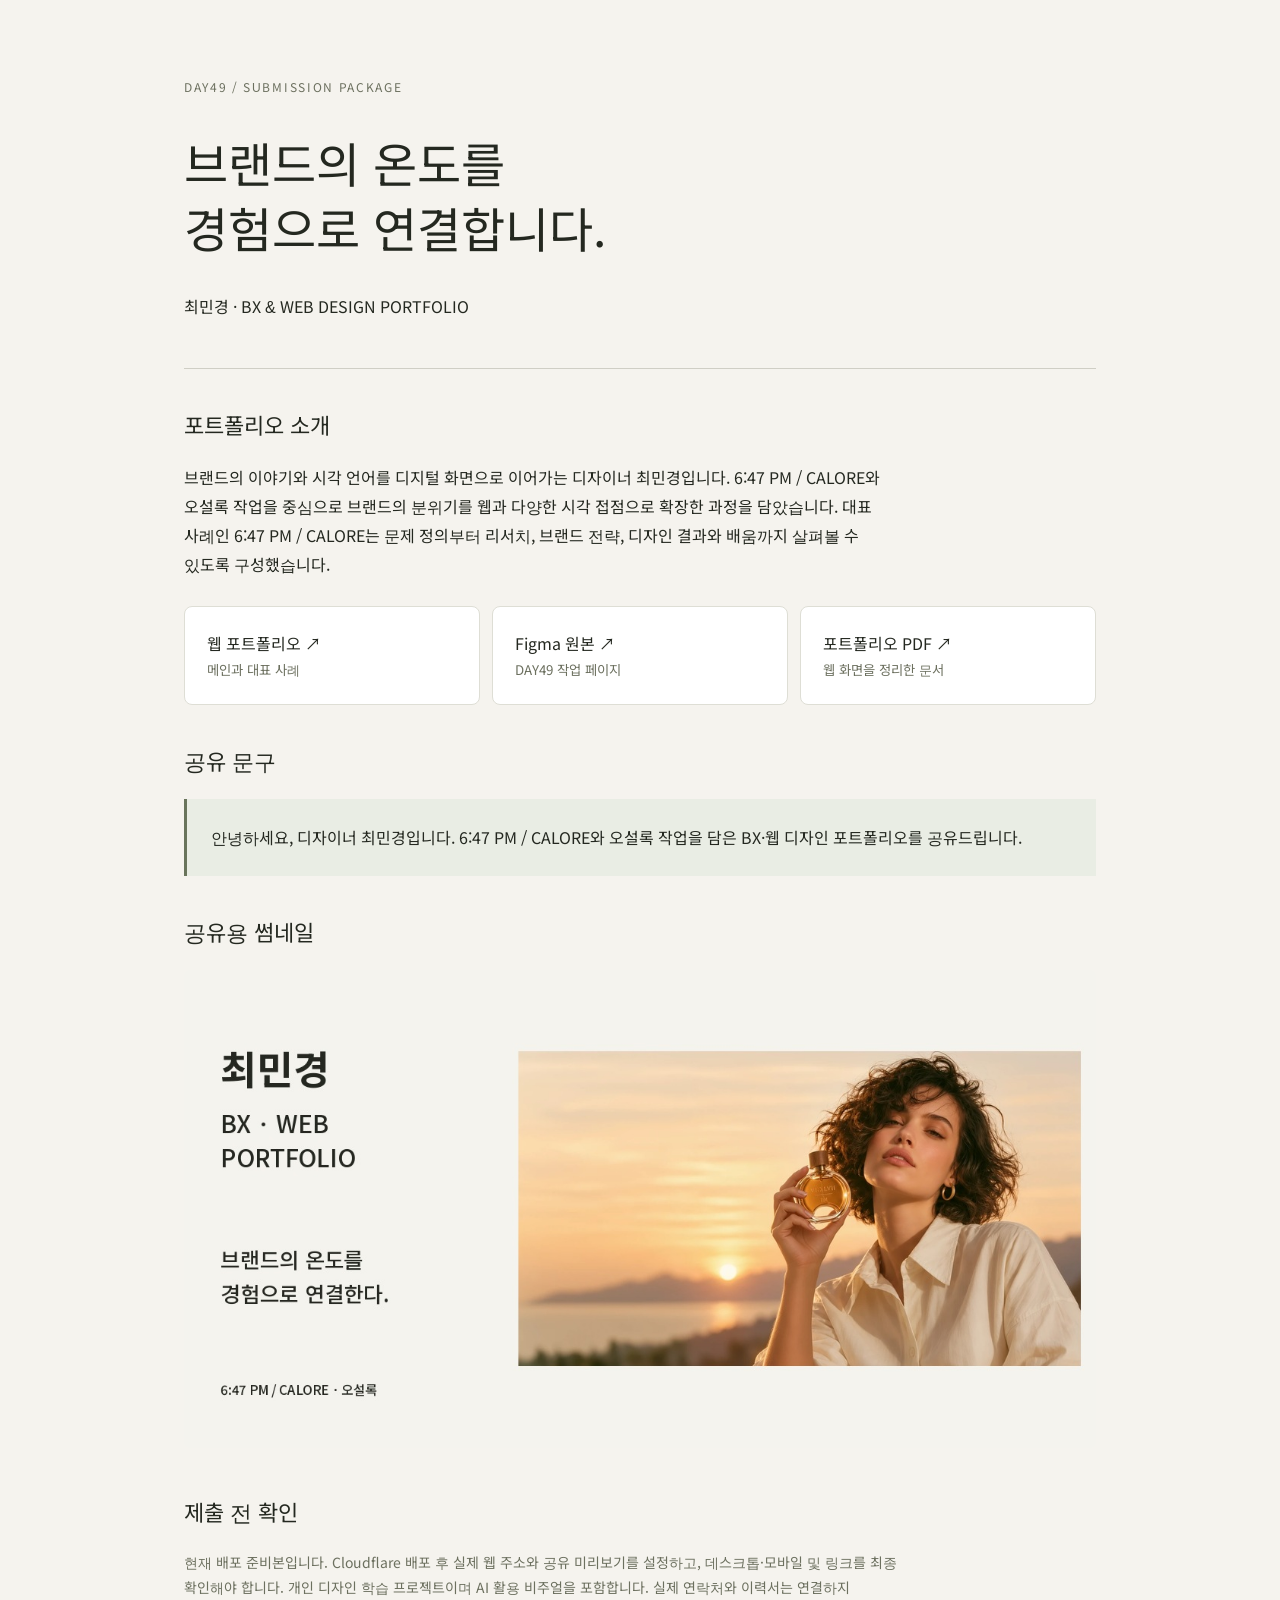
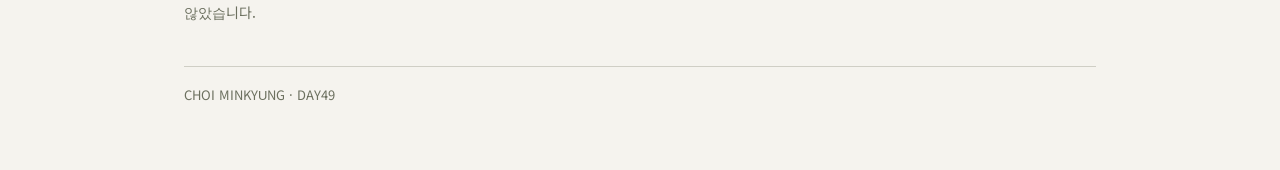
<file: submission.html>
<!doctype html>
<html lang="ko"><head><meta charset="utf-8"><meta name="viewport" content="width=device-width,initial-scale=1"><title>DAY49 · 최민경 포트폴리오 제출 패키지</title><meta name="description" content="최민경의 BX·웹 포트폴리오 소개와 Figma·웹·PDF를 모은 DAY49 제출 패키지."><style>@font-face{font-family:Noto;src:url(assets/NotoSansKR-400.ttf)}*{box-sizing:border-box}body{margin:0;background:#f5f3ee;color:#242820;font-family:Noto,sans-serif;line-height:1.8;word-break:keep-all}main{max-width:960px;margin:auto;padding:64px 24px}header{border-bottom:1px solid #cfcec5;padding-bottom:32px}.eyebrow{font-size:12px;letter-spacing:.14em;color:#6c705f}h1{font-size:clamp(30px,5vw,48px);line-height:1.35;font-weight:400}h2{font-size:22px;font-weight:400;margin-top:36px}p{max-width:720px}.links{display:grid;grid-template-columns:repeat(3,1fr);gap:12px;margin:28px 0}.links a{padding:22px;background:white;color:inherit;text-decoration:none;border:1px solid #deded5;border-radius:8px}.links a:hover{border-color:#69745b}.links small{display:block;color:#6c705f}img{max-width:100%;height:auto;border-radius:8px}blockquote{margin:0;padding:24px;background:#e9ede4;border-left:3px solid #69745b}.note{font-size:14px;color:#6c705f}footer{margin-top:40px;border-top:1px solid #cfcec5;padding-top:16px;font-size:13px;color:#6c705f}@media(max-width:600px){main{padding:36px 20px}.links{grid-template-columns:1fr}}</style></head><body><main>
<header><p class="eyebrow">DAY49 / SUBMISSION PACKAGE</p><h1>브랜드의 온도를<br>경험으로 연결합니다.</h1><p>최민경 · BX & WEB DESIGN PORTFOLIO</p></header>
<section><h2>포트폴리오 소개</h2><p>브랜드의 이야기와 시각 언어를 디지털 화면으로 이어가는 디자이너 최민경입니다. 6:47 PM / CALORE와 오설록 작업을 중심으로 브랜드의 분위기를 웹과 다양한 시각 접점으로 확장한 과정을 담았습니다. 대표 사례인 6:47 PM / CALORE는 문제 정의부터 리서치, 브랜드 전략, 디자인 결과와 배움까지 살펴볼 수 있도록 구성했습니다.</p></section>
<nav class="links" aria-label="제출 자료"><a href="index.html">웹 포트폴리오 ↗<small>메인과 대표 사례</small></a><a href="https://www.figma.com/design/jMbsqbC2e61mOu7mpYGpf0/?node-id=6635-7" target="_blank" rel="noopener">Figma 원본 ↗<small>DAY49 작업 페이지</small></a><a href="choi-minkyung-portfolio.pdf">포트폴리오 PDF ↗<small>웹 화면을 정리한 문서</small></a></nav>
<section><h2>공유 문구</h2><blockquote>안녕하세요, 디자이너 최민경입니다. 6:47 PM / CALORE와 오설록 작업을 담은 BX·웹 디자인 포트폴리오를 공유드립니다.</blockquote></section>
<section><h2>공유용 썸네일</h2><a href="images/portfolio-og.jpg"><img src="images/portfolio-og.jpg" alt="최민경 BX·웹 디자인 포트폴리오 공유용 썸네일" width="1200" height="630"></a></section>
<section><h2>제출 전 확인</h2><p class="note">현재 배포 준비본입니다. Cloudflare 배포 후 실제 웹 주소와 공유 미리보기를 설정하고, 데스크톱·모바일 및 링크를 최종 확인해야 합니다. 개인 디자인 학습 프로젝트이며 AI 활용 비주얼을 포함합니다. 실제 연락처와 이력서는 연결하지 않았습니다.</p></section>
<footer>CHOI MINKYUNG · DAY49</footer></main></body></html>
</file>
<file: motion.css>
:root{--motion-ease:cubic-bezier(.22,1,.36,1)}
.site-header{position:sticky;top:0;z-index:30;background:rgba(245,243,238,.94);backdrop-filter:blur(16px);transition:box-shadow .4s,border-color .4s}
.site-header.is-scrolled{box-shadow:0 1px 0 rgba(36,40,32,.1),0 8px 32px rgba(36,40,32,.035)}
.scroll-progress{position:fixed;z-index:50;top:0;left:0;height:2px;width:100%;background:#9a7850;transform:scaleX(0);transform-origin:left;pointer-events:none}
.nav-links a{min-height:28px;display:flex;align-items:center}.roll-word{position:relative;display:block;overflow:hidden;line-height:1.6}
.roll-word span{display:block;transition:transform .5s var(--motion-ease)}.roll-word .roll-copy{position:absolute;inset:100% 0 auto}
.nav-links a:hover .roll-word span,.nav-links a:focus-visible .roll-word span{transform:translateY(-100%)}
.hero h1{overflow:hidden}.title-line{display:block;overflow:hidden}.title-line>span{display:block}
body.motion-ready .hero-visual,body.motion-ready .case-main{animation:visual-enter 1.15s var(--motion-ease) both}
body.motion-ready .title-line>span{animation:line-enter 1.05s var(--motion-ease) both;animation-delay:var(--line-delay,.12s)}
body.motion-ready .hero .lead,body.motion-ready .hero .hero-action{animation:soft-enter .9s var(--motion-ease) .35s both}
@keyframes visual-enter{from{opacity:0;transform:translate3d(0,24px,0)}to{opacity:1;transform:none}}
@keyframes line-enter{from{opacity:0;transform:translate3d(0,105%,0)}to{opacity:1;transform:none}}
@keyframes soft-enter{from{opacity:0;transform:translate3d(0,12px,0)}to{opacity:1;transform:none}}
.motion-reveal{opacity:0;transform:translate3d(0,24px,0);transition:opacity .85s var(--motion-ease),transform .95s var(--motion-ease);transition-delay:var(--reveal-delay,0ms)}
.motion-reveal.is-visible{opacity:1;transform:none}
.project-card,.gallery-card,.case-results figure{transition:transform .65s var(--motion-ease)}
.project-card.motion-reveal,.gallery-card.motion-reveal{transition:opacity .85s var(--motion-ease),transform .95s var(--motion-ease)}
.project-thumb{transition:box-shadow .65s var(--motion-ease)}
@media(hover:hover) and (pointer:fine){.project-card:hover{transform:translateY(-6px)}.project-card:hover .project-thumb{box-shadow:0 16px 38px -20px rgba(36,40,32,.36)}.gallery-card:hover,.case-results figure:hover{transform:translateY(-4px)}}
.hero .hero-action,.contact-link{transition:background .3s,color .3s,transform .45s var(--motion-ease),border-color .3s}
.hero .hero-action:hover{transform:translateY(-2px)}
.cta-grid button.contact-link{opacity:1;cursor:pointer;font-weight:400;width:auto;min-width:160px}
.cta-grid button.contact-link:hover{background:var(--white);color:var(--ink);border-color:var(--white);transform:translateY(-2px)}
.site-footer{scroll-margin-top:96px}section[id]{scroll-margin-top:96px}
.preparing-dialog{border:1px solid #dedbcf;border-radius:16px;background:#f5f3ee;color:#242820;width:min(420px,calc(100% - 40px));padding:40px;box-shadow:0 24px 100px rgba(20,25,18,.18);opacity:0;transform:translateY(12px) scale(.985);transition:opacity .22s,transform .35s var(--motion-ease)}
.preparing-dialog[open]{opacity:1;transform:none;animation:soft-enter .3s var(--motion-ease)}
.preparing-dialog::backdrop{background:rgba(24,28,22,.35);backdrop-filter:blur(5px)}
.preparing-dialog .dialog-eyebrow{font-size:12px;letter-spacing:.12em;color:#817057;margin:0 0 16px}
.preparing-dialog h2{font-size:26px;font-weight:500;line-height:1.45;margin:0 0 12px}.preparing-dialog p{font-size:16px;line-height:1.65;margin:0 0 28px;color:#63675e}
.preparing-dialog button{width:100%;border:0;border-radius:5px;background:#242820;color:#f5f3ee;padding:14px 24px;cursor:pointer;font:inherit;transition:background .2s}.preparing-dialog button:hover{background:#485140}
@media(max-width:768px){.cta-grid button.contact-link{width:100%;min-width:0}.preparing-dialog{padding:32px 24px}.motion-reveal{transform:translate3d(0,16px,0)}}
@media(prefers-reduced-motion:reduce){*,*::before,*::after{animation-duration:.001ms!important;animation-delay:0ms!important;transition-duration:.001ms!important;scroll-behavior:auto!important}.motion-reveal{opacity:1;transform:none}.project-card:hover,.gallery-card:hover,.hero .hero-action:hover{transform:none}.scroll-progress{display:none}}
</file>
